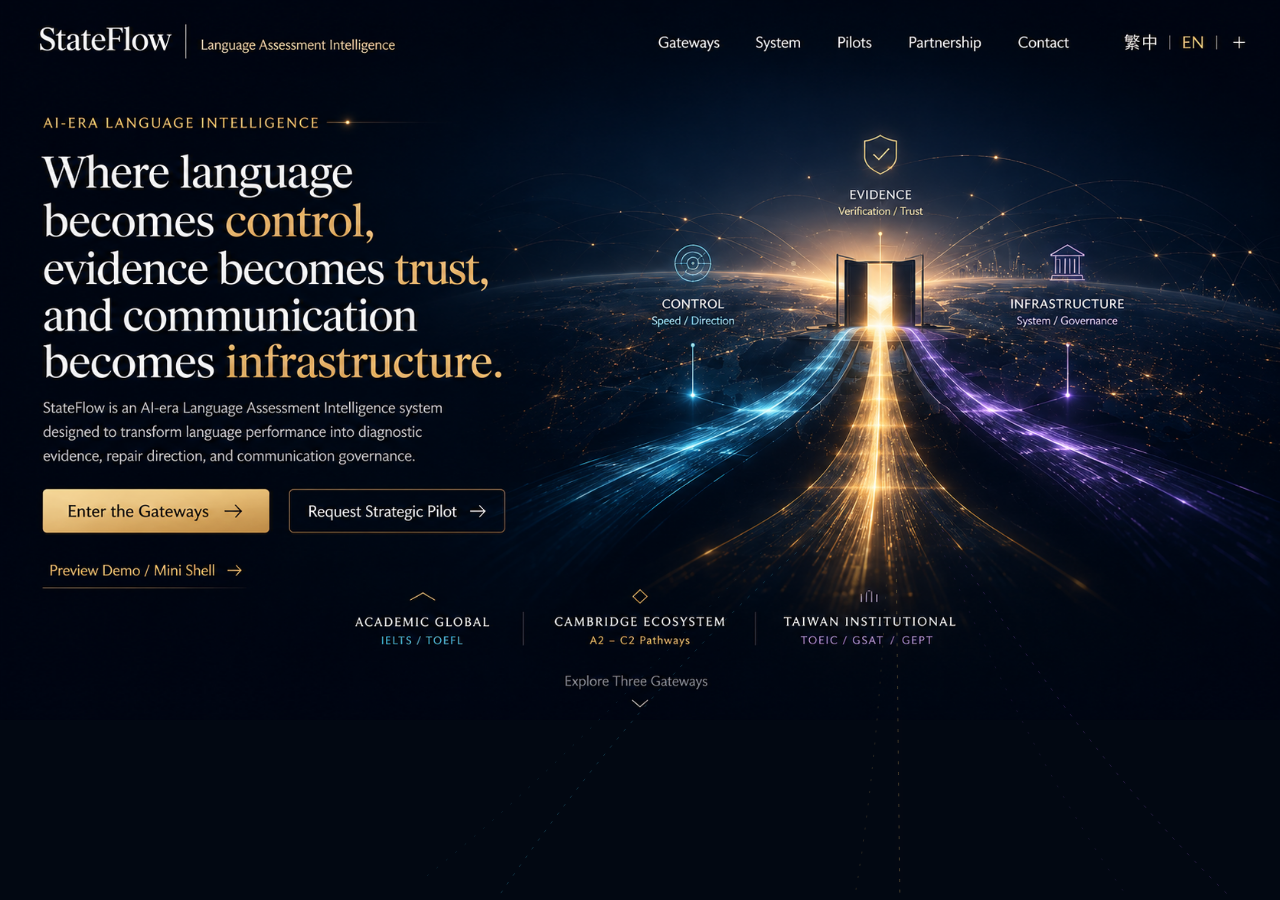
<file: index.html>
<!doctype html>
<html lang="en" data-page="page01_international_gateway" data-visual-lock="page01_v0.7_dynamic_flow">
<head>
  <meta charset="utf-8" />
  <meta name="viewport" content="width=device-width, initial-scale=1" />
  <title>StateFlow International Gateway</title>
  <meta name="description" content="StateFlow International Gateway - AI-era Language Assessment Intelligence." />
  <meta name="robots" content="noindex, nofollow" />
  <link rel="stylesheet" href="css/stateflow-gateway.css" />
  <link rel="stylesheet" href="css/page01-visual-lock.css" />
</head>
<body class="page01-visual-lock">
  <main class="page01-lock" aria-label="StateFlow International Gateway Page 01 visual lock">
    <picture class="page01-lock-picture" aria-hidden="true">
      <source media="(max-width: 767px)" srcset="assets/page01/page01-mobile-visual-target.png" />
      <img src="assets/page01/page01-desktop-visual-target.png" alt="" class="page01-lock-image" decoding="async" />
    </picture>

    <div class="motion-layer" aria-hidden="true">
      <svg class="flow-svg flow-svg-desktop" viewBox="0 0 100 56.28" preserveAspectRatio="none" focusable="false">
        <defs>
          <filter id="flowGlowDesktop" x="-40%" y="-40%" width="180%" height="180%">
            <feGaussianBlur stdDeviation="0.55" result="blur" />
            <feMerge>
              <feMergeNode in="blur" />
              <feMergeNode in="SourceGraphic" />
            </feMerge>
          </filter>
        </defs>
        <path class="flow-track flow-blue" d="M 39 56 C 45 49, 53 41, 63 34 C 66 32, 68 30, 69.2 27" />
        <path class="flow-track flow-blue flow-secondary" d="M 33 55 C 44 48, 54 39, 65 30 C 67 28.5, 68.6 27.8, 69.2 27" />
        <path class="flow-track flow-gold" d="M 70.3 56 C 70.2 49, 70.1 41, 70.0 34 C 70.0 31, 69.8 28.5, 69.7 26" />
        <path class="flow-track flow-gold flow-secondary" d="M 66.8 56 C 68.5 48, 69.4 38, 69.7 26" />
        <path class="flow-track flow-purple" d="M 96 56 C 87 49, 80 41, 73.5 33 C 71.6 30.5, 70.3 28.1, 69.7 26" />
        <path class="flow-track flow-purple flow-secondary" d="M 88 56 C 81 48, 76 39, 71.8 31 C 70.8 29.2, 70.0 27.5, 69.7 26" />
      </svg>

      <svg class="flow-svg flow-svg-mobile" viewBox="0 0 100 216.18" preserveAspectRatio="none" focusable="false">
        <defs>
          <filter id="flowGlowMobile" x="-40%" y="-40%" width="180%" height="180%">
            <feGaussianBlur stdDeviation="0.8" result="blur" />
            <feMerge>
              <feMergeNode in="blur" />
              <feMergeNode in="SourceGraphic" />
            </feMerge>
          </filter>
        </defs>
        <path class="flow-track flow-blue" d="M 0 164 C 18 152, 34 140, 46 128 C 52 122, 57 117, 61 111" />
        <path class="flow-track flow-blue flow-secondary" d="M 6 172 C 25 158, 42 143, 56 124 C 59 119, 61 115, 62 111" />
        <path class="flow-track flow-gold" d="M 50 190 C 54 174, 59 157, 62 138 C 64 126, 64 117, 63 109" />
        <path class="flow-track flow-gold flow-secondary" d="M 58 190 C 61 170, 63 147, 63 109" />
        <path class="flow-track flow-purple" d="M 100 166 C 83 153, 74 139, 68 126 C 65.5 120, 64 114, 63 109" />
        <path class="flow-track flow-purple flow-secondary" d="M 95 176 C 80 158, 70 139, 64 109" />
      </svg>

      <div class="gateway-pulse gateway-pulse-desktop"></div>
      <div class="gateway-pulse gateway-pulse-mobile"></div>
      <div class="flow-particle particle-a"></div>
      <div class="flow-particle particle-b"></div>
      <div class="flow-particle particle-c"></div>
    </div>


    <h1 class="sr-only">StateFlow International Gateway</h1>
    <p class="sr-only">Where language becomes control, evidence becomes trust, and communication becomes infrastructure.</p>

    <a class="hotspot logo" href="index.html" aria-label="StateFlow home"></a>
    <a class="hotspot nav-gateways" href="gateways.html" aria-label="Gateways"></a>
    <a class="hotspot nav-system" href="#" aria-label="System visual placeholder"></a>
    <a class="hotspot nav-pilots" href="#" aria-label="Pilots visual placeholder"></a>
    <a class="hotspot nav-partnership" href="#" aria-label="Partnership visual placeholder"></a>
    <a class="hotspot nav-contact" href="#" aria-label="Contact visual placeholder"></a>
    <a class="hotspot language" href="#" aria-label="Language switcher visual placeholder"></a>
    <button class="hotspot menu" type="button" aria-label="Menu visual placeholder"></button>

    <a class="hotspot cta-gateways" href="gateways.html" aria-label="Enter the Gateways"></a>
    <a class="hotspot cta-pilot" href="#" aria-label="Request Strategic Pilot visual placeholder"></a>
    <a class="hotspot cta-demo" href="#" aria-label="Preview Demo / Mini Shell visual placeholder"></a>

    <a class="hotspot gateway-academic" href="gateways.html#academic-global" aria-label="Academic Global gateway"></a>
    <a class="hotspot gateway-cambridge" href="gateways.html#cambridge-ecosystem" aria-label="Cambridge Ecosystem gateway"></a>
    <a class="hotspot gateway-taiwan" href="gateways.html#taiwan-institutional" aria-label="Taiwan Institutional gateway"></a>
  </main>
</body>
</html>
</file>
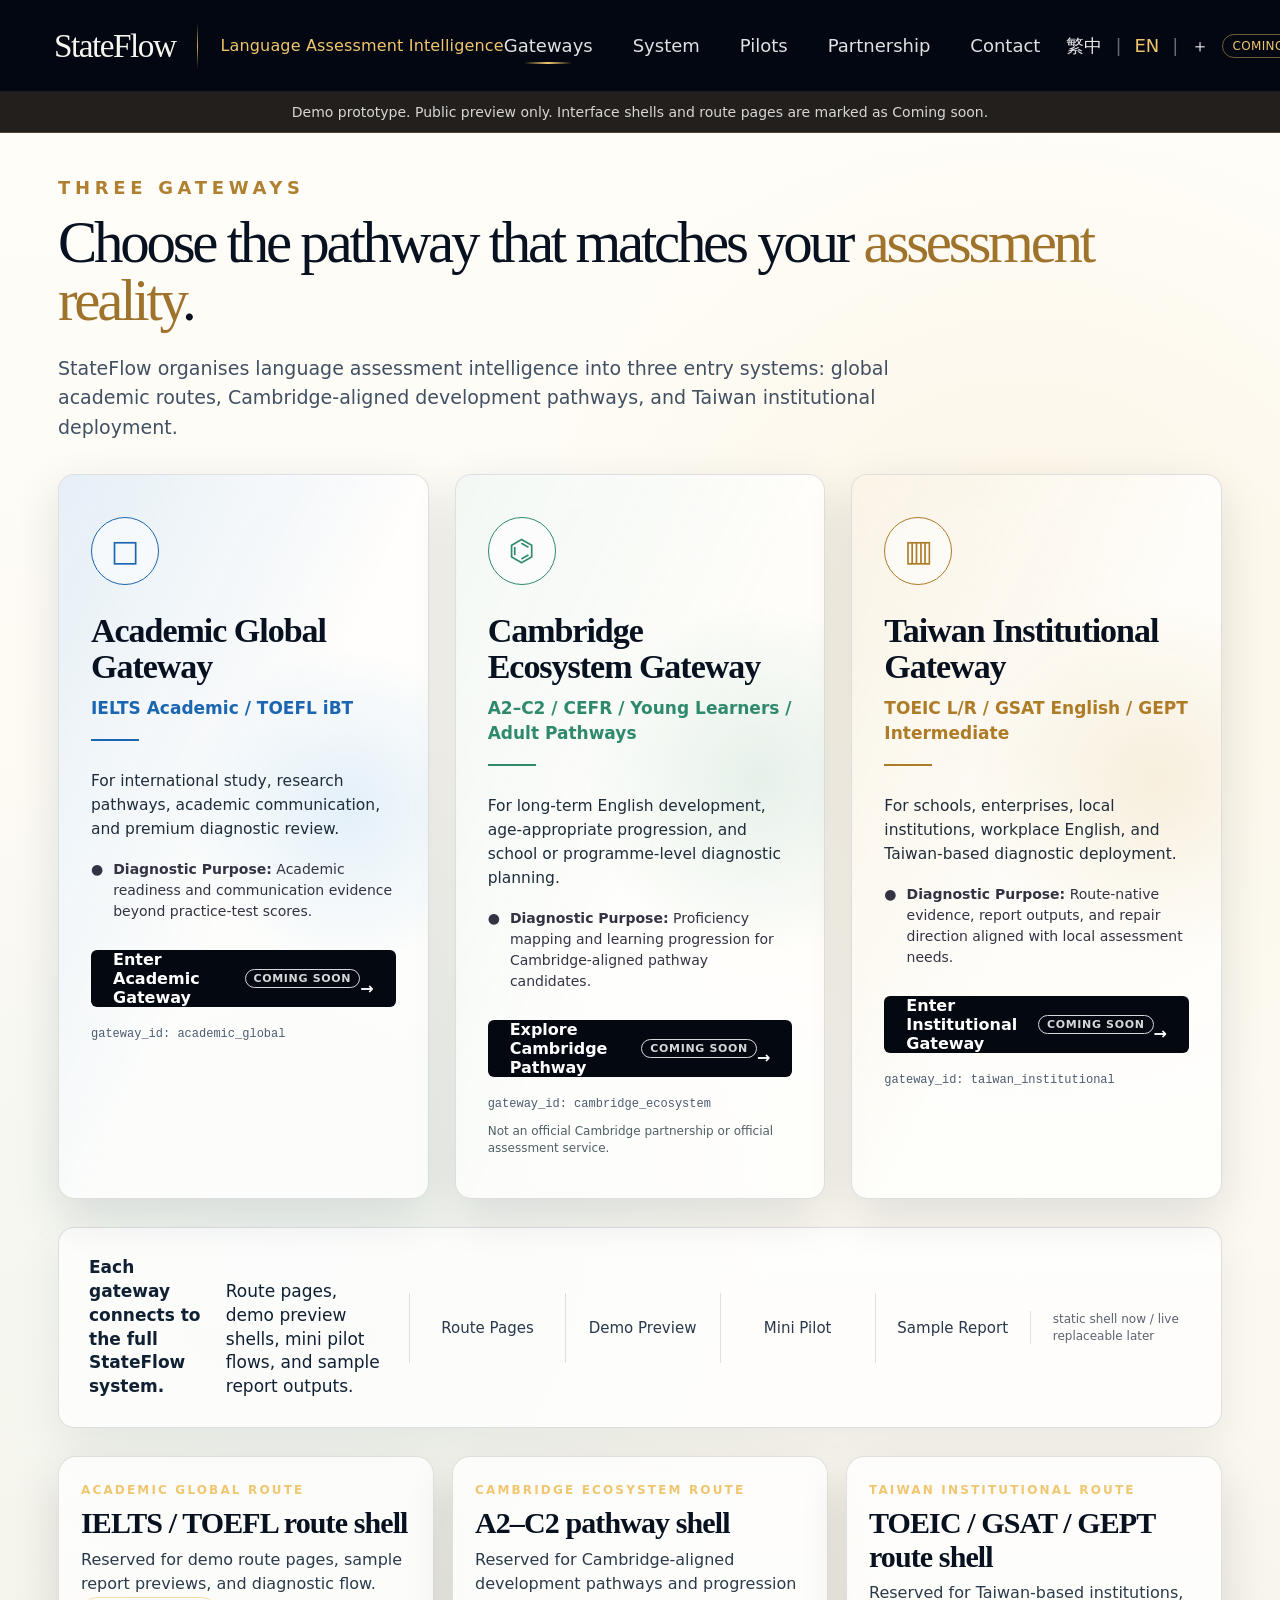
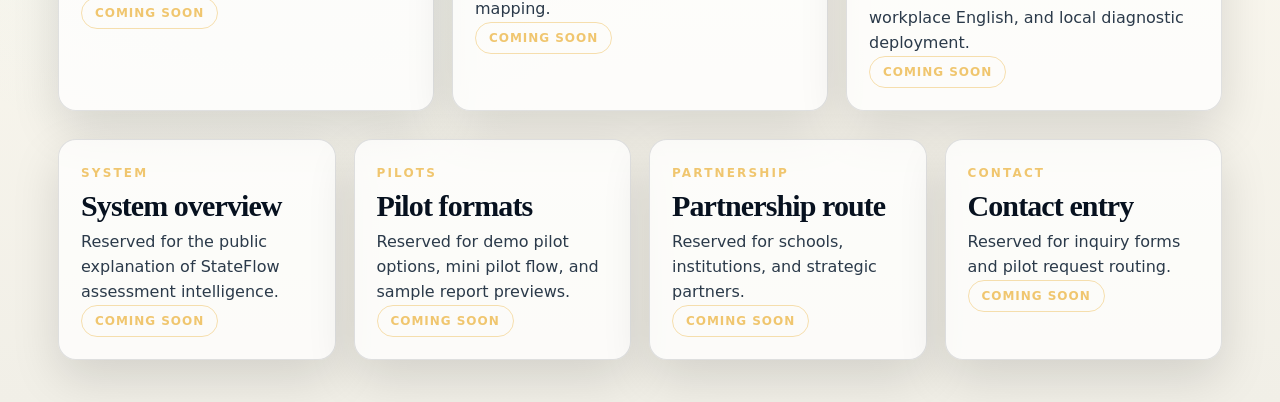
<file: gateways.html>
<!doctype html>
<html lang="en" data-page="page02_three_gateways">
<head>
  <meta charset="utf-8" />
  <meta name="viewport" content="width=device-width, initial-scale=1" />
  <title>StateFlow Three Main Gateways</title>
  <meta name="description" content="Choose the pathway that matches your assessment reality. Demo prototype only." />
  <meta name="robots" content="noindex, nofollow" />
  <link rel="stylesheet" href="css/stateflow-gateway.css" />
</head>
<body>
  <header class="sf-header" data-component="global_header">
    <a class="sf-logo-wrap" href="index.html" aria-label="StateFlow Home">
      <span class="sf-logo">StateFlow</span>
      <span class="sf-logo-rule" aria-hidden="true"></span>
      <span class="sf-subtitle">Language Assessment Intelligence</span>
    </a>
    <div class="sf-header-right">
      <nav class="sf-nav" aria-label="Primary navigation">
        <a class="active" href="gateways.html">Gateways</a>
        <a href="#system" data-status="coming-soon">System</a>
        <a href="#pilots" data-status="coming-soon">Pilots</a>
        <a href="#partnership" data-status="coming-soon">Partnership</a>
        <a href="#contact" data-status="coming-soon">Contact</a>
      </nav>
      <div class="sf-language-switcher" id="language-switcher" data-lang-current="en" data-lang-options="zh-TW,en,ja,ko,es,fr,de,id,th,vi,ar" aria-label="Language switcher">
        <span>繁中</span><span class="divider">|</span><span class="active">EN</span><span class="divider">|</span><span>＋</span><span class="coming-soon">Coming soon</span>
      </div>
      <button class="sf-menu-button" data-menu-button aria-label="Open menu" aria-expanded="false"><span></span><span></span><span></span></button>
    </div>
    <nav class="sf-mobile-nav" data-mobile-nav data-open="false" aria-label="Mobile navigation">
      <a href="gateways.html">Gateways</a>
      <a href="#system" data-status="coming-soon">System <span>Coming soon</span></a>
      <a href="#pilots" data-status="coming-soon">Pilots <span>Coming soon</span></a>
      <a href="#partnership" data-status="coming-soon">Partnership <span>Coming soon</span></a>
      <a href="#contact" data-status="coming-soon">Contact <span>Coming soon</span></a>
    </nav>
  </header>

  <div class="sf-demo-ribbon" role="note">Demo prototype. Public preview only. Interface shells and route pages are marked as Coming soon.</div>

  <main class="sf-gateways-page" data-route="three_main_gateways" data-visual-mode="hybrid_gateway_interface">
    <section class="sf-gateways-wrap" id="three-main-gateways">
      <div class="sf-section-eyebrow">Three Gateways</div>
      <h1 class="sf-section-title">Choose the pathway that matches your <span class="gold">assessment reality</span>.</h1>
      <p class="sf-section-subtitle">StateFlow organises language assessment intelligence into three entry systems: global academic routes, Cambridge-aligned development pathways, and Taiwan institutional deployment.</p>

      <div class="sf-gateway-card-grid" data-component="gateway_selector">
        <article class="sf-entry-card sf-academic" id="academic-global" data-gateway-id="academic_global" data-slot-type="gateway_entry">
          <div class="sf-card-icon" aria-hidden="true">□</div>
          <h2>Academic Global Gateway</h2>
          <p class="sf-card-routes">IELTS Academic / TOEFL iBT</p>
          <div class="sf-card-rule" aria-hidden="true"></div>
          <p class="sf-card-copy">For international study, research pathways, academic communication, and premium diagnostic review.</p>
          <p class="sf-purpose"><span>●</span><span><strong>Diagnostic Purpose:</strong> Academic readiness and communication evidence beyond practice-test scores.</span></p>
          <a class="sf-card-cta" href="#academic-global-route" data-route-id="ielts_academic,toefl_ibt_2026" data-status="coming-soon">Enter Academic Gateway <span class="sf-inline-status">Coming soon</span>&nbsp; →</a>
          <span class="sf-tech-label">gateway_id: academic_global</span>
        </article>

        <article class="sf-entry-card sf-cambridge" id="cambridge-ecosystem" data-gateway-id="cambridge_ecosystem" data-slot-type="gateway_entry">
          <div class="sf-card-icon" aria-hidden="true">⌬</div>
          <h2>Cambridge Ecosystem Gateway</h2>
          <p class="sf-card-routes">A2–C2 / CEFR / Young Learners / Adult Pathways</p>
          <div class="sf-card-rule" aria-hidden="true"></div>
          <p class="sf-card-copy">For long-term English development, age-appropriate progression, and school or programme-level diagnostic planning.</p>
          <p class="sf-purpose"><span>●</span><span><strong>Diagnostic Purpose:</strong> Proficiency mapping and learning progression for Cambridge-aligned pathway candidates.</span></p>
          <a class="sf-card-cta" href="#cambridge-pathway" data-route-id="cambridge_ecosystem" data-status="coming-soon">Explore Cambridge Pathway <span class="sf-inline-status">Coming soon</span>&nbsp; →</a>
          <span class="sf-tech-label">gateway_id: cambridge_ecosystem</span>
          <p class="sf-disclaimer">Not an official Cambridge partnership or official assessment service.</p>
        </article>

        <article class="sf-entry-card sf-taiwan" id="taiwan-institutional" data-gateway-id="taiwan_institutional" data-slot-type="gateway_entry">
          <div class="sf-card-icon" aria-hidden="true">▥</div>
          <h2>Taiwan Institutional Gateway</h2>
          <p class="sf-card-routes">TOEIC L/R / GSAT English / GEPT Intermediate</p>
          <div class="sf-card-rule" aria-hidden="true"></div>
          <p class="sf-card-copy">For schools, enterprises, local institutions, workplace English, and Taiwan-based diagnostic deployment.</p>
          <p class="sf-purpose"><span>●</span><span><strong>Diagnostic Purpose:</strong> Route-native evidence, report outputs, and repair direction aligned with local assessment needs.</span></p>
          <a class="sf-card-cta" href="#institutional-route" data-route-id="toeic_lr,gsat_english,gept_intermediate" data-status="coming-soon">Enter Institutional Gateway <span class="sf-inline-status">Coming soon</span>&nbsp; →</a>
          <span class="sf-tech-label">gateway_id: taiwan_institutional</span>
        </article>
      </div>

      <aside class="sf-interface-strip" data-component="interface_slot_hint" data-interface-status="static_shell_now_live_replaceable_later">
        <div class="sf-strip-intro"><strong>Each gateway connects to the full StateFlow system.</strong><br />Route pages, demo preview shells, mini pilot flows, and sample report outputs.</div>
        <div class="sf-strip-item" data-slot-type="route_pages">Route Pages</div>
        <div class="sf-strip-item" data-slot-type="demo_preview">Demo Preview</div>
        <div class="sf-strip-item" data-slot-type="mini_pilot_preview">Mini Pilot</div>
        <div class="sf-strip-item" data-slot-type="sample_report_preview">Sample Report</div>
        <div class="sf-strip-status">static shell now / live replaceable later</div>
      </aside>

      <section class="sf-route-shell-grid" aria-label="Reserved gateway route shells">
        <article id="academic-global-route" data-gateway-id="academic_global" data-slot-type="route_pages" data-status="coming-soon">
          <span class="sf-panel-label">Academic Global Route</span>
          <h2>IELTS / TOEFL route shell</h2>
          <p>Reserved for demo route pages, sample report previews, and diagnostic flow.</p>
          <span class="sf-panel-status">Coming soon</span>
        </article>
        <article id="cambridge-pathway" data-gateway-id="cambridge_ecosystem" data-slot-type="route_pages" data-status="coming-soon">
          <span class="sf-panel-label">Cambridge Ecosystem Route</span>
          <h2>A2–C2 pathway shell</h2>
          <p>Reserved for Cambridge-aligned development pathways and progression mapping.</p>
          <span class="sf-panel-status">Coming soon</span>
        </article>
        <article id="institutional-route" data-gateway-id="taiwan_institutional" data-slot-type="route_pages" data-status="coming-soon">
          <span class="sf-panel-label">Taiwan Institutional Route</span>
          <h2>TOEIC / GSAT / GEPT route shell</h2>
          <p>Reserved for Taiwan-based institutions, workplace English, and local diagnostic deployment.</p>
          <span class="sf-panel-status">Coming soon</span>
        </article>
      </section>

      <section class="sf-coming-soon-grid" aria-label="Reserved demo sections">
        <article id="system" data-slot-type="system_overview" data-status="coming-soon">
          <span class="sf-panel-label">System</span>
          <h2>System overview</h2>
          <p>Reserved for the public explanation of StateFlow assessment intelligence.</p>
          <span class="sf-panel-status">Coming soon</span>
        </article>
        <article id="pilots" data-slot-type="pilot_preview" data-status="coming-soon">
          <span class="sf-panel-label">Pilots</span>
          <h2>Pilot formats</h2>
          <p>Reserved for demo pilot options, mini pilot flow, and sample report previews.</p>
          <span class="sf-panel-status">Coming soon</span>
        </article>
        <article id="partnership" data-slot-type="partnership_preview" data-status="coming-soon">
          <span class="sf-panel-label">Partnership</span>
          <h2>Partnership route</h2>
          <p>Reserved for schools, institutions, and strategic partners.</p>
          <span class="sf-panel-status">Coming soon</span>
        </article>
        <article id="contact" data-slot-type="contact_preview" data-status="coming-soon">
          <span class="sf-panel-label">Contact</span>
          <h2>Contact entry</h2>
          <p>Reserved for inquiry forms and pilot request routing.</p>
          <span class="sf-panel-status">Coming soon</span>
        </article>
      </section>

    </section>
  </main>
  <script src="js/navigation.js"></script>
</body>
</html>
</file>
<file: css/stateflow-gateway.css>
/*
StateFlow International Gateway CSS v0.2
Scope: Page 01 International Gateway + Page 02 Three Main Gateways
Audience: Dean static prototype production
Status: Visual-first static shell. Not API contract. Not production backend spec.
Rule: Dean prototype and Guanglian engineering implementation must use the same layout logic, component IDs, gateway IDs, slot positions, language-switching position, and responsive hierarchy.
*/

:root {
  --sf-navy-950: #040811;
  --sf-navy-900: #07111f;
  --sf-navy-850: #0a1526;
  --sf-navy-800: #0e1a2b;
  --sf-ivory-50: #fbf8ef;
  --sf-ivory-100: #f4eee1;
  --sf-mist-100: #eef2f4;
  --sf-graphite-700: #26303a;
  --sf-graphite-500: #5d6670;
  --sf-gold-500: #d5a84e;
  --sf-gold-400: #f0c66f;
  --sf-cyan-500: #5cc7e6;
  --sf-cyan-300: #9deaff;
  --sf-green-500: #5aa88b;
  --sf-purple-500: #a879d5;
  --sf-blue-700: #102f59;
  --sf-border-dark: rgba(255,255,255,.14);
  --sf-border-light: rgba(10,21,38,.13);
  --sf-shadow-strong: 0 30px 80px rgba(0,0,0,.32);
  --sf-shadow-card: 0 16px 45px rgba(9, 23, 39, .12);
  --sf-serif: Georgia, 'Times New Roman', serif;
  --sf-sans: Inter, ui-sans-serif, system-ui, -apple-system, BlinkMacSystemFont, 'Segoe UI', sans-serif;
  --sf-mono: 'SFMono-Regular', Consolas, 'Liberation Mono', monospace;
  --sf-radius-xl: 24px;
  --sf-radius-lg: 18px;
  --sf-radius-md: 12px;
  --sf-page-max: 1780px;
}

* { box-sizing: border-box; }
html { scroll-behavior: smooth; }
body {
  margin: 0;
  font-family: var(--sf-sans);
  color: #f7f5ef;
  background: var(--sf-navy-950);
}
a { color: inherit; text-decoration: none; }
button, a { -webkit-tap-highlight-color: transparent; }

.sf-header {
  position: sticky;
  top: 0;
  z-index: 20;
  display: flex;
  align-items: center;
  justify-content: space-between;
  min-height: 92px;
  padding: 0 54px;
  background: rgba(4, 8, 17, .94);
  border-bottom: 1px solid rgba(255,255,255,.08);
  backdrop-filter: blur(18px);
}
.sf-logo-wrap {
  display: flex;
  align-items: center;
  gap: 22px;
}
.sf-logo {
  font-family: var(--sf-serif);
  font-size: clamp(32px, 2.6vw, 48px);
  letter-spacing: -0.045em;
  line-height: 1;
}
.sf-logo-rule {
  width: 1px;
  height: 46px;
  background: linear-gradient(180deg, transparent, rgba(240,198,111,.85), transparent);
}
.sf-subtitle {
  font-size: 16px;
  color: var(--sf-gold-400);
  letter-spacing: .01em;
  white-space: nowrap;
}
.sf-nav {
  display: flex;
  align-items: center;
  gap: 40px;
  color: rgba(255,255,255,.88);
  font-size: 18px;
}
.sf-nav a {
  position: relative;
  padding: 10px 0;
}
.sf-nav a.active::after {
  content: '';
  position: absolute;
  left: 50%;
  transform: translateX(-50%);
  bottom: 2px;
  width: 48px;
  height: 2px;
  background: linear-gradient(90deg, transparent, var(--sf-gold-400), transparent);
}
.sf-language-switcher {
  display: flex;
  align-items: center;
  gap: 13px;
  color: rgba(255,255,255,.9);
  font-size: 18px;
  white-space: nowrap;
}
.sf-language-switcher .active { color: var(--sf-gold-400); }
.sf-language-switcher .divider { color: rgba(255,255,255,.4); }
.sf-menu-button {
  display: none;
  width: 42px;
  height: 34px;
  border: 0;
  background: transparent;
  color: #fff;
  padding: 0;
  cursor: pointer;
}
.sf-menu-button span {
  display: block;
  height: 3px;
  margin: 7px 0;
  background: rgba(255,255,255,.94);
  border-radius: 6px;
}

/* PAGE 01 DARK HERO */
.sf-home {
  min-height: calc(100vh - 92px);
  overflow: hidden;
  background:
    radial-gradient(circle at 73% 48%, rgba(240,198,111,.32) 0 3%, transparent 24%),
    radial-gradient(circle at 62% 60%, rgba(92,199,230,.25) 0 4%, transparent 26%),
    radial-gradient(circle at 91% 78%, rgba(168,121,213,.18) 0 5%, transparent 30%),
    linear-gradient(180deg, #07111f 0%, #050913 100%);
  position: relative;
}
.sf-home::before,
.sf-home::after {
  content: '';
  position: absolute;
  inset: 0;
  pointer-events: none;
}
.sf-home::before {
  background:
    repeating-linear-gradient(8deg, transparent 0 94px, rgba(255,255,255,.03) 95px 96px),
    radial-gradient(ellipse at 78% 72%, transparent 0 30%, rgba(240,198,111,.07) 31%, transparent 33%),
    radial-gradient(ellipse at 76% 72%, transparent 0 42%, rgba(92,199,230,.07) 43%, transparent 45%);
  opacity: .8;
}
.sf-home::after {
  background-image:
    radial-gradient(circle, rgba(240,198,111,.75) 0 1px, transparent 1.8px),
    radial-gradient(circle, rgba(92,199,230,.35) 0 1px, transparent 1.8px);
  background-size: 220px 180px, 260px 220px;
  background-position: 17% 42%, 84% 52%;
  opacity: .35;
}
.sf-home-content {
  position: relative;
  z-index: 2;
  width: min(100%, var(--sf-page-max));
  min-height: calc(100vh - 92px);
  margin: 0 auto;
  padding: 76px 64px 38px;
  display: grid;
  grid-template-columns: minmax(520px, .94fr) minmax(600px, 1.06fr);
  gap: 48px;
  align-items: center;
}
.sf-eyebrow {
  color: var(--sf-gold-400);
  font-size: 17px;
  font-weight: 600;
  letter-spacing: .24em;
  text-transform: uppercase;
  margin-bottom: 28px;
}
.sf-hero-title {
  margin: 0;
  font-family: var(--sf-serif);
  font-size: clamp(52px, 5.2vw, 92px);
  line-height: .98;
  letter-spacing: -.055em;
  font-weight: 500;
  color: #fbf8ef;
}
.sf-hero-title .gold { color: var(--sf-gold-400); }
.sf-hero-subtitle {
  max-width: 690px;
  margin: 28px 0 0;
  font-size: 20px;
  line-height: 1.65;
  color: rgba(255,255,255,.78);
}
.sf-cta-row {
  display: flex;
  align-items: center;
  gap: 26px;
  flex-wrap: wrap;
  margin-top: 34px;
}
.sf-btn {
  display: inline-flex;
  align-items: center;
  justify-content: center;
  min-height: 64px;
  padding: 0 36px;
  border-radius: 8px;
  font-size: 20px;
  font-weight: 600;
  letter-spacing: -.01em;
  transition: transform .2s ease, box-shadow .2s ease, border-color .2s ease;
}
.sf-btn:hover { transform: translateY(-2px); }
.sf-btn-primary {
  color: #0b1220;
  background: linear-gradient(180deg, #f6d787, #d7a74d);
  box-shadow: 0 18px 50px rgba(213,168,78,.23);
}
.sf-btn-secondary {
  color: #fff;
  border: 1px solid rgba(240,198,111,.55);
  background: rgba(6,14,28,.58);
}
.sf-text-link {
  display: inline-flex;
  align-items: center;
  gap: 12px;
  margin-top: 26px;
  color: var(--sf-gold-400);
  font-size: 19px;
  border-bottom: 1px solid rgba(240,198,111,.48);
  padding-bottom: 10px;
}
.sf-gateway-visual {
  position: relative;
  min-height: 660px;
  border-radius: 32px;
  overflow: hidden;
}
.sf-gateway-visual::before {
  content: '';
  position: absolute;
  inset: 9% 0 -4%;
  background:
    radial-gradient(ellipse at 52% 58%, rgba(240,198,111,.46) 0 4%, transparent 16%),
    radial-gradient(ellipse at 48% 76%, rgba(92,199,230,.28), transparent 42%),
    radial-gradient(ellipse at 77% 78%, rgba(168,121,213,.20), transparent 39%),
    linear-gradient(160deg, transparent 0 34%, rgba(240,198,111,.08) 35%, transparent 60%);
  filter: blur(.2px);
}
.sf-portal {
  position: absolute;
  left: 47%;
  top: 43%;
  width: 110px;
  height: 145px;
  transform: translate(-50%, -50%);
  border: 4px solid rgba(240,198,111,.9);
  border-bottom: 0;
  border-radius: 54px 54px 2px 2px;
  box-shadow: 0 0 55px rgba(240,198,111,.8), inset 0 0 30px rgba(240,198,111,.36);
}
.sf-portal::after {
  content: '';
  position: absolute;
  left: 50%;
  top: 20%;
  width: 22px;
  height: 190px;
  transform: translateX(-50%);
  background: linear-gradient(180deg, rgba(255,255,255,.9), rgba(240,198,111,.95), transparent);
  filter: blur(7px);
}
.sf-line {
  position: absolute;
  height: 6px;
  border-radius: 999px;
  transform-origin: right center;
  filter: drop-shadow(0 0 16px currentColor);
}
.sf-line.control {
  right: 49%;
  bottom: 16%;
  width: 54%;
  transform: rotate(-19deg);
  color: var(--sf-cyan-500);
  background: linear-gradient(90deg, transparent, rgba(92,199,230,.2), rgba(92,199,230,.95));
}
.sf-line.evidence {
  right: 47%;
  bottom: 8%;
  width: 55%;
  transform: rotate(-84deg);
  color: var(--sf-gold-400);
  background: linear-gradient(90deg, transparent, rgba(240,198,111,.25), rgba(240,198,111,.98));
}
.sf-line.infrastructure {
  right: 16%;
  bottom: 16%;
  width: 45%;
  transform: rotate(19deg);
  color: var(--sf-purple-500);
  background: linear-gradient(90deg, transparent, rgba(168,121,213,.22), rgba(168,121,213,.95));
}
.sf-visual-label {
  position: absolute;
  text-align: center;
  text-transform: uppercase;
  letter-spacing: .08em;
  font-weight: 700;
  font-size: 18px;
  color: rgba(255,255,255,.88);
}
.sf-visual-label small {
  display: block;
  text-transform: none;
  letter-spacing: .01em;
  font-size: 14px;
  font-weight: 500;
  margin-top: 4px;
}
.sf-visual-label.control { left: 20%; top: 48%; color: #e8fbff; }
.sf-visual-label.evidence { left: 50%; top: 23%; transform: translateX(-50%); color: #fff7dc; }
.sf-visual-label.infrastructure { right: 17%; top: 49%; color: #f1e1ff; }
.sf-gateway-hints {
  grid-column: 1 / -1;
  align-self: end;
  display: grid;
  grid-template-columns: repeat(3, 1fr);
  gap: 0;
  width: min(920px, 78%);
  margin: -20px auto 0;
  color: rgba(255,255,255,.82);
  text-align: center;
}
.sf-gateway-hint {
  padding: 0 28px;
  border-left: 1px solid rgba(255,255,255,.18);
}
.sf-gateway-hint:first-child { border-left: 0; }
.sf-gateway-hint .label {
  display: block;
  font-family: var(--sf-serif);
  letter-spacing: .2em;
  text-transform: uppercase;
  font-size: 17px;
}
.sf-gateway-hint .routes {
  display: block;
  margin-top: 10px;
  color: var(--sf-gold-400);
  font-size: 14px;
  letter-spacing: .14em;
}

/* PAGE 02 THREE GATEWAYS */
.sf-gateways-page {
  min-height: calc(100vh - 92px);
  color: var(--sf-navy-950);
  background:
    radial-gradient(circle at 80% 26%, rgba(240,198,111,.12), transparent 30%),
    radial-gradient(circle at 22% 60%, rgba(92,199,230,.08), transparent 36%),
    linear-gradient(180deg, #fffdf8 0%, var(--sf-ivory-50) 68%, #f1efe7 100%);
}
.sf-gateways-wrap {
  width: min(100%, var(--sf-page-max));
  margin: 0 auto;
  padding: 44px 58px 42px;
}
.sf-section-eyebrow {
  color: #b08031;
  font-size: 18px;
  letter-spacing: .26em;
  text-transform: uppercase;
  font-weight: 600;
  margin-bottom: 16px;
}
.sf-section-title {
  margin: 0;
  max-width: 1180px;
  font-family: var(--sf-serif);
  font-size: clamp(52px, 4.6vw, 86px);
  line-height: .98;
  letter-spacing: -.055em;
  font-weight: 500;
  color: #07111f;
}
.sf-section-title .gold { color: #9f732c; }
.sf-section-subtitle {
  max-width: 860px;
  margin: 24px 0 32px;
  font-size: 19px;
  line-height: 1.55;
  color: #405062;
}
.sf-gateway-card-grid {
  display: grid;
  grid-template-columns: repeat(3, minmax(0,1fr));
  gap: 26px;
}
.sf-entry-card {
  position: relative;
  min-height: 500px;
  padding: 42px 32px 30px;
  border-radius: 16px;
  background: rgba(255,255,255,.72);
  border: 1px solid var(--sf-border-light);
  box-shadow: var(--sf-shadow-card);
  overflow: hidden;
}
.sf-entry-card::before {
  content: '';
  position: absolute;
  inset: 0;
  z-index: 0;
  background: var(--card-visual);
  opacity: .92;
}
.sf-entry-card > * { position: relative; z-index: 1; }
.sf-card-icon {
  width: 68px;
  height: 68px;
  display: grid;
  place-items: center;
  border-radius: 50%;
  border: 1px solid currentColor;
  font-size: 30px;
  margin-bottom: 28px;
  background: rgba(255,255,255,.56);
}
.sf-entry-card h2 {
  margin: 0 0 12px;
  font-family: var(--sf-serif);
  font-size: 34px;
  line-height: 1.05;
  letter-spacing: -.03em;
  color: #07111f;
}
.sf-card-routes {
  margin: 0 0 18px;
  font-weight: 700;
  font-size: 17px;
  line-height: 1.45;
}
.sf-card-rule {
  width: 48px;
  height: 2px;
  background: currentColor;
  margin: 0 0 28px;
}
.sf-card-copy {
  margin: 0 0 18px;
  font-size: 15.5px;
  line-height: 1.55;
  color: #1f2d3b;
}
.sf-purpose {
  display: flex;
  align-items: flex-start;
  gap: 10px;
  margin: 16px 0 28px;
  color: #334;
  font-size: 14px;
  line-height: 1.5;
}
.sf-purpose span { color: currentColor; }
.sf-card-cta {
  display: inline-flex;
  align-items: center;
  justify-content: center;
  min-height: 52px;
  padding: 0 22px;
  border-radius: 6px;
  background: var(--sf-navy-950);
  color: #fff;
  font-weight: 700;
}
.sf-tech-label {
  display: block;
  margin-top: 20px;
  font-family: var(--sf-mono);
  font-size: 12px;
  color: #4c5c70;
}
.sf-disclaimer {
  font-size: 12px;
  color: #4f6065;
  margin-top: 12px;
  line-height: 1.4;
}
.sf-academic {
  color: #1b65b1;
  --card-visual: radial-gradient(circle at 78% 46%, rgba(75,157,232,.16), transparent 33%), linear-gradient(115deg, rgba(30,119,203,.12), transparent 54%);
}
.sf-cambridge {
  color: #2f896d;
  --card-visual: radial-gradient(circle at 82% 42%, rgba(90,168,139,.16), transparent 34%), linear-gradient(115deg, rgba(90,168,139,.08), transparent 54%);
}
.sf-taiwan {
  color: #ae7b27;
  --card-visual: radial-gradient(circle at 82% 42%, rgba(213,168,78,.18), transparent 35%), linear-gradient(115deg, rgba(213,168,78,.12), transparent 54%);
}
.sf-interface-strip {
  margin-top: 28px;
  border-radius: 16px;
  border: 1px solid var(--sf-border-light);
  background: rgba(255,255,255,.72);
  box-shadow: 0 15px 45px rgba(9,23,39,.07);
  display: grid;
  grid-template-columns: 1.55fr repeat(4, .75fr) .78fr;
  align-items: center;
  gap: 0;
  padding: 28px 30px;
  color: #102033;
}
.sf-strip-intro {
  display: flex;
  align-items: center;
  gap: 18px;
  font-size: 17px;
  line-height: 1.4;
  padding-right: 26px;
}
.sf-strip-item {
  border-left: 1px solid rgba(16,32,51,.13);
  text-align: center;
  min-height: 70px;
  display: grid;
  place-items: center;
  font-size: 15px;
  color: #29384b;
}
.sf-strip-status {
  font-size: 12px;
  line-height: 1.4;
  color: #5b6270;
  border-left: 1px solid rgba(16,32,51,.13);
  padding-left: 22px;
}

@media (max-width: 1100px) {
  .sf-header { padding: 0 38px; }
  .sf-nav { gap: 24px; }
  .sf-home-content { grid-template-columns: 1fr; padding-top: 56px; }
  .sf-gateway-visual { min-height: 480px; }
  .sf-gateway-card-grid { grid-template-columns: 1fr; }
  .sf-interface-strip { grid-template-columns: 1fr 1fr; row-gap: 20px; }
  .sf-strip-intro, .sf-strip-item, .sf-strip-status { border-left: 0; text-align: left; justify-content: start; }
}

@media (max-width: 760px) {
  .sf-header {
    min-height: 104px;
    padding: 20px 22px;
  }
  .sf-logo-wrap { gap: 0; display: block; }
  .sf-logo { font-size: 42px; }
  .sf-logo-rule { display: none; }
  .sf-subtitle { margin-top: 5px; font-size: 16px; }
  .sf-nav { display: none; }
  .sf-header-right { display: flex; align-items: center; gap: 18px; }
  .sf-language-switcher { font-size: 20px; gap: 10px; }
  .sf-menu-button { display: block; }
  .sf-home-content {
    min-height: auto;
    padding: 42px 24px 28px;
    display: block;
  }
  .sf-eyebrow { font-size: 16px; letter-spacing: .18em; margin-bottom: 24px; }
  .sf-hero-title { font-size: clamp(44px, 12vw, 58px); line-height: 1.05; }
  .sf-hero-subtitle { font-size: 18px; line-height: 1.45; }
  .sf-cta-row { display: grid; gap: 14px; margin-top: 28px; }
  .sf-btn { min-height: 72px; width: 100%; font-size: 22px; }
  .sf-text-link { margin-top: 22px; font-size: 20px; }
  .sf-gateway-visual { min-height: 545px; margin: 48px -24px 0; border-radius: 0; }
  .sf-portal { width: 78px; height: 105px; top: 44%; }
  .sf-visual-label { font-size: 15px; }
  .sf-visual-label small { font-size: 12px; }
  .sf-visual-label.control { left: 9%; top: 48%; }
  .sf-visual-label.evidence { top: 22%; }
  .sf-visual-label.infrastructure { right: 6%; top: 48%; }
  .sf-gateway-hints {
    width: 100%;
    grid-template-columns: 1fr;
    margin: 26px auto 0;
    gap: 18px;
  }
  .sf-gateway-hint { border-left: 0; padding: 0; }
  .sf-gateways-wrap { padding: 0 20px 26px; }
  .sf-gateways-page::before {
    content: '';
    display: block;
    height: 96px;
    margin: 0 -20px 28px;
    background: radial-gradient(circle at 50% 100%, rgba(240,198,111,.65), transparent 18%), linear-gradient(180deg, var(--sf-navy-950), #0a1526);
  }
  .sf-section-eyebrow { font-size: 16px; letter-spacing: .2em; }
  .sf-section-title { font-size: clamp(42px, 11vw, 56px); line-height: 1.03; }
  .sf-section-subtitle { font-size: 18px; }
  .sf-entry-card { min-height: auto; padding: 24px 22px 20px; }
  .sf-entry-card h2 { font-size: 30px; }
  .sf-card-routes { font-size: 16px; }
  .sf-card-copy { font-size: 15px; }
  .sf-card-icon { width: 58px; height: 58px; font-size: 25px; }
  .sf-interface-strip { grid-template-columns: 1fr; padding: 22px; gap: 16px; }
  .sf-strip-intro { padding-right: 0; }
  .sf-strip-item { min-height: auto; border-top: 1px solid rgba(16,32,51,.11); padding-top: 14px; }
  .sf-strip-status { border-left: 0; padding-left: 0; border-top: 1px solid rgba(16,32,51,.11); padding-top: 14px; }
}

/* Public demo cleanup layer v0.3
Scope: public-safe GitHub Pages demo only.
Internal docs / references / metadata are intentionally excluded from the public package.
*/
.sf-header { position: sticky; }
.sf-header-right {
  display: flex;
  align-items: center;
  gap: 26px;
}
.sf-language-switcher .coming-soon {
  display: inline-flex;
  align-items: center;
  min-height: 24px;
  padding: 0 9px;
  border: 1px solid rgba(240,198,111,.45);
  border-radius: 999px;
  color: var(--sf-gold-400);
  font-size: 12px;
  letter-spacing: .03em;
  text-transform: uppercase;
}
.sf-demo-ribbon {
  position: relative;
  z-index: 10;
  padding: 10px 24px;
  background: rgba(240,198,111,.12);
  border-bottom: 1px solid rgba(240,198,111,.22);
  color: rgba(255,255,255,.82);
  font-size: 14px;
  line-height: 1.45;
  text-align: center;
}
.sf-mobile-nav {
  display: none;
}
.sf-inline-status {
  display: inline-flex;
  align-items: center;
  margin-left: 8px;
  padding: 3px 8px;
  border: 1px solid currentColor;
  border-radius: 999px;
  font-size: 11px;
  line-height: 1;
  letter-spacing: .06em;
  text-transform: uppercase;
  opacity: .84;
  white-space: nowrap;
}
.sf-coming-soon-panel,
.sf-coming-soon-grid article,
.sf-route-shell-grid article {
  border: 1px solid rgba(240,198,111,.22);
  border-radius: 18px;
  background: rgba(255,255,255,.06);
  box-shadow: 0 18px 48px rgba(0,0,0,.13);
}
.sf-home .sf-coming-soon-panel,
.sf-home .sf-coming-soon-grid {
  position: relative;
  z-index: 2;
  width: min(calc(100% - 48px), 1180px);
  margin: 28px auto;
}
.sf-coming-soon-panel {
  display: flex;
  justify-content: space-between;
  align-items: center;
  gap: 22px;
  padding: 28px;
}
.sf-coming-soon-panel h2,
.sf-coming-soon-grid h2,
.sf-route-shell-grid h2 {
  margin: 8px 0 8px;
  font-family: var(--sf-serif);
  font-size: 30px;
  line-height: 1.12;
  letter-spacing: -.03em;
}
.sf-coming-soon-panel p,
.sf-coming-soon-grid p,
.sf-route-shell-grid p {
  margin: 0;
  max-width: 760px;
  color: rgba(255,255,255,.72);
  line-height: 1.55;
}
.sf-panel-label {
  display: inline-flex;
  align-items: center;
  color: var(--sf-gold-400);
  font-size: 12px;
  font-weight: 700;
  letter-spacing: .18em;
  text-transform: uppercase;
}
.sf-panel-status {
  display: inline-flex;
  align-items: center;
  min-height: 32px;
  padding: 0 13px;
  border: 1px solid rgba(240,198,111,.55);
  border-radius: 999px;
  color: var(--sf-gold-400);
  font-size: 12px;
  font-weight: 700;
  letter-spacing: .08em;
  text-transform: uppercase;
  white-space: nowrap;
}
.sf-coming-soon-grid,
.sf-route-shell-grid {
  display: grid;
  grid-template-columns: repeat(4, minmax(0,1fr));
  gap: 18px;
  margin-top: 28px;
}
.sf-route-shell-grid {
  grid-template-columns: repeat(3, minmax(0,1fr));
}
.sf-coming-soon-grid article,
.sf-route-shell-grid article {
  padding: 22px;
}
.sf-gateways-page .sf-coming-soon-grid article,
.sf-gateways-page .sf-route-shell-grid article,
.sf-gateways-page .sf-coming-soon-grid p,
.sf-gateways-page .sf-route-shell-grid p {
  color: #2b3a4a;
}
.sf-gateways-page .sf-coming-soon-grid article,
.sf-gateways-page .sf-route-shell-grid article {
  background: rgba(255,255,255,.74);
  border-color: rgba(10,21,38,.12);
}
.sf-gateways-page .sf-coming-soon-grid h2,
.sf-gateways-page .sf-route-shell-grid h2 {
  color: #07111f;
}

@media (max-width: 1100px) {
  .sf-coming-soon-grid,
  .sf-route-shell-grid {
    grid-template-columns: 1fr 1fr;
  }
}

@media (max-width: 760px) {
  .sf-header {
    display: grid;
    grid-template-columns: 1fr auto;
    align-items: center;
  }
  .sf-header-right { gap: 12px; }
  .sf-language-switcher {
    font-size: 13px;
    gap: 6px;
  }
  .sf-language-switcher .coming-soon {
    display: none;
  }
  .sf-menu-button[aria-expanded="true"] span:nth-child(1) {
    transform: translateY(10px) rotate(45deg);
  }
  .sf-menu-button[aria-expanded="true"] span:nth-child(2) {
    opacity: 0;
  }
  .sf-menu-button[aria-expanded="true"] span:nth-child(3) {
    transform: translateY(-10px) rotate(-45deg);
  }
  .sf-menu-button span { transition: transform .2s ease, opacity .2s ease; }
  .sf-mobile-nav {
    grid-column: 1 / -1;
    display: none;
    margin-top: 18px;
    padding: 14px;
    border: 1px solid rgba(240,198,111,.22);
    border-radius: 14px;
    background: rgba(4,8,17,.98);
  }
  .sf-mobile-nav[data-open="true"] {
    display: grid;
    gap: 8px;
  }
  .sf-mobile-nav a {
    display: flex;
    justify-content: space-between;
    align-items: center;
    min-height: 46px;
    padding: 0 12px;
    border-radius: 10px;
    background: rgba(255,255,255,.045);
    color: rgba(255,255,255,.9);
    font-size: 16px;
  }
  .sf-mobile-nav a span {
    color: var(--sf-gold-400);
    font-size: 11px;
    letter-spacing: .06em;
    text-transform: uppercase;
  }
  .sf-demo-ribbon {
    padding: 9px 20px;
    font-size: 12.5px;
  }
  .sf-home .sf-coming-soon-panel,
  .sf-home .sf-coming-soon-grid {
    width: calc(100% - 40px);
  }
  .sf-coming-soon-panel {
    display: block;
    padding: 22px;
  }
  .sf-coming-soon-panel .sf-panel-status {
    margin-top: 18px;
  }
  .sf-coming-soon-grid,
  .sf-route-shell-grid {
    grid-template-columns: 1fr;
  }
  .sf-inline-status {
    font-size: 9px;
    padding: 3px 6px;
    margin-left: 4px;
  }
}

/* Visual restoration layer v0.4
Goal: make Page 01 closer to ANN approved reference while staying public-safe.
No internal docs, metadata, visual_reference or governance files are included.
*/
html[data-page="page01_international_gateway"] body {
  background: #040811;
}

html[data-page="page01_international_gateway"] .sf-header {
  position: absolute;
  left: 0;
  right: 0;
  top: 0;
  min-height: 98px;
  padding: 0 56px;
  background: linear-gradient(180deg, rgba(4, 8, 17, .72), rgba(4, 8, 17, .08));
  border-bottom: 0;
  backdrop-filter: none;
}

html[data-page="page01_international_gateway"] .sf-logo {
  font-size: clamp(34px, 2.35vw, 46px);
}

html[data-page="page01_international_gateway"] .sf-nav {
  gap: 46px;
  font-size: 18px;
}

html[data-page="page01_international_gateway"] .sf-demo-ribbon {
  position: fixed;
  right: 24px;
  bottom: 22px;
  z-index: 60;
  width: auto;
  max-width: 360px;
  padding: 9px 14px;
  border: 1px solid rgba(240,198,111,.38);
  border-radius: 999px;
  background: rgba(4, 8, 17, .76);
  color: rgba(255,255,255,.78);
  box-shadow: 0 14px 42px rgba(0,0,0,.28);
  backdrop-filter: blur(16px);
  font-size: 12px;
  text-align: left;
}

html[data-page="page01_international_gateway"] .sf-home {
  min-height: 100vh;
  background:
    radial-gradient(circle at 70% 48%, rgba(240,198,111,.34) 0 2.5%, transparent 22%),
    radial-gradient(circle at 63% 59%, rgba(92,199,230,.24) 0 4%, transparent 28%),
    radial-gradient(circle at 88% 69%, rgba(168,121,213,.2) 0 5%, transparent 28%),
    radial-gradient(ellipse at 64% 52%, rgba(31,72,118,.36), transparent 46%),
    linear-gradient(180deg, #050a14 0%, #07111f 42%, #030711 100%);
}

html[data-page="page01_international_gateway"] .sf-home::before {
  background:
    repeating-linear-gradient(7deg, transparent 0 108px, rgba(255,255,255,.026) 109px 110px),
    radial-gradient(ellipse at 72% 54%, transparent 0 32%, rgba(240,198,111,.10) 32.5%, transparent 34%),
    radial-gradient(ellipse at 77% 56%, transparent 0 43%, rgba(92,199,230,.08) 43.5%, transparent 45%),
    radial-gradient(ellipse at 81% 57%, transparent 0 50%, rgba(168,121,213,.08) 50.5%, transparent 52%);
  opacity: .9;
}

html[data-page="page01_international_gateway"] .sf-home::after {
  background-image:
    radial-gradient(circle, rgba(240,198,111,.82) 0 1px, transparent 1.8px),
    radial-gradient(circle, rgba(92,199,230,.35) 0 1px, transparent 1.8px);
  background-size: 180px 150px, 240px 205px;
  background-position: 18% 32%, 86% 43%;
  opacity: .34;
}

html[data-page="page01_international_gateway"] .sf-home-content {
  min-height: 100vh;
  padding: 148px 58px 36px;
  grid-template-columns: minmax(500px, .82fr) minmax(760px, 1.18fr);
  gap: 14px;
  align-items: center;
}

html[data-page="page01_international_gateway"] .sf-hero-copy {
  align-self: center;
  transform: translateY(-10px);
}

html[data-page="page01_international_gateway"] .sf-eyebrow {
  display: inline-flex;
  align-items: center;
  gap: 18px;
  margin-bottom: 28px;
  font-size: 16px;
  letter-spacing: .25em;
}

html[data-page="page01_international_gateway"] .sf-eyebrow::after {
  content: '';
  width: 92px;
  height: 1px;
  background: linear-gradient(90deg, rgba(240,198,111,.9), transparent);
  box-shadow: 0 0 12px rgba(240,198,111,.8);
}

html[data-page="page01_international_gateway"] .sf-hero-title {
  max-width: 700px;
  font-size: clamp(52px, 4.45vw, 78px);
  line-height: 1.02;
  letter-spacing: -.058em;
}

html[data-page="page01_international_gateway"] .sf-hero-subtitle {
  max-width: 650px;
  margin-top: 26px;
  font-size: 19px;
  line-height: 1.62;
}

html[data-page="page01_international_gateway"] .sf-cta-row {
  margin-top: 32px;
}

html[data-page="page01_international_gateway"] .sf-btn {
  position: relative;
  min-height: 62px;
  padding: 0 34px;
  border-radius: 7px;
  font-size: 20px;
}

html[data-page="page01_international_gateway"] .sf-btn[data-status="coming-soon"] {
  padding-right: 50px;
}

html[data-page="page01_international_gateway"] .sf-btn .sf-inline-status,
html[data-page="page01_international_gateway"] .sf-text-link .sf-inline-status {
  position: absolute;
  right: 14px;
  top: -12px;
  margin: 0;
  background: rgba(4, 8, 17, .86);
  color: var(--sf-gold-400);
  border-color: rgba(240,198,111,.55);
  font-size: 9.5px;
}

html[data-page="page01_international_gateway"] .sf-text-link {
  position: relative;
  margin-top: 28px;
  font-size: 18px;
}

html[data-page="page01_international_gateway"] .sf-gateway-visual {
  min-height: 650px;
  overflow: visible;
  border-radius: 0;
  transform: translate(4%, 2%);
}

html[data-page="page01_international_gateway"] .sf-gateway-visual::before {
  inset: 2% -4% -2% -7%;
  background:
    radial-gradient(ellipse at 49% 55%, rgba(255,224,152,.84) 0 2.4%, rgba(240,198,111,.38) 3.5%, transparent 13%),
    radial-gradient(ellipse at 48% 68%, rgba(255,214,124,.30) 0 7%, transparent 25%),
    radial-gradient(ellipse at 36% 79%, rgba(92,199,230,.36), transparent 37%),
    radial-gradient(ellipse at 76% 80%, rgba(168,121,213,.30), transparent 36%),
    radial-gradient(ellipse at 52% 91%, rgba(240,198,111,.18), transparent 42%),
    linear-gradient(180deg, transparent 0 38%, rgba(7,17,31,.04) 39% 100%);
  filter: none;
}

html[data-page="page01_international_gateway"] .sf-gateway-visual::after {
  content: '';
  position: absolute;
  left: -7%;
  right: -4%;
  bottom: 4%;
  height: 62%;
  background:
    linear-gradient(104deg, transparent 0 30%, rgba(92,199,230,.0) 31%, rgba(92,199,230,.32) 56%, transparent 58%),
    linear-gradient(76deg, transparent 0 42%, rgba(240,198,111,.0) 43%, rgba(240,198,111,.45) 53%, transparent 55%),
    linear-gradient(62deg, transparent 0 47%, rgba(168,121,213,.0) 48%, rgba(168,121,213,.34) 72%, transparent 74%),
    radial-gradient(ellipse at 50% 12%, rgba(255,230,170,.22), transparent 26%);
  opacity: .86;
  filter: blur(.2px);
  clip-path: polygon(3% 100%, 42% 0, 58% 0, 99% 100%);
}

html[data-page="page01_international_gateway"] .sf-portal {
  left: 48%;
  top: 42%;
  width: 120px;
  height: 150px;
  border-width: 3px;
  box-shadow: 0 0 70px rgba(240,198,111,.82), inset 0 0 32px rgba(240,198,111,.38);
}

html[data-page="page01_international_gateway"] .sf-portal::after {
  width: 28px;
  height: 220px;
  filter: blur(8px);
}

html[data-page="page01_international_gateway"] .sf-line {
  height: 5px;
  opacity: .95;
  z-index: 2;
}

html[data-page="page01_international_gateway"] .sf-line.control {
  right: 51%;
  bottom: 18%;
  width: 56%;
  transform: rotate(-20deg);
}

html[data-page="page01_international_gateway"] .sf-line.evidence {
  right: 47.6%;
  bottom: 9%;
  width: 57%;
  transform: rotate(-86deg);
}

html[data-page="page01_international_gateway"] .sf-line.infrastructure {
  right: 15%;
  bottom: 18%;
  width: 48%;
  transform: rotate(19deg);
}

html[data-page="page01_international_gateway"] .sf-visual-label {
  z-index: 3;
  font-size: 17px;
  text-shadow: 0 0 16px rgba(0,0,0,.85);
}

html[data-page="page01_international_gateway"] .sf-visual-label.control { left: 19%; top: 48%; }
html[data-page="page01_international_gateway"] .sf-visual-label.evidence { left: 48%; top: 25%; }
html[data-page="page01_international_gateway"] .sf-visual-label.infrastructure { right: 14%; top: 49%; }

html[data-page="page01_international_gateway"] .sf-gateway-hints {
  width: min(930px, 74%);
  margin: -36px auto 0;
}

html[data-page="page01_international_gateway"] .sf-home .sf-coming-soon-panel:first-of-type {
  margin-top: 50px;
}

@media (max-width: 1320px) {
  html[data-page="page01_international_gateway"] .sf-home-content {
    grid-template-columns: minmax(460px, .9fr) minmax(620px, 1.1fr);
    padding-left: 46px;
    padding-right: 46px;
  }
  html[data-page="page01_international_gateway"] .sf-hero-title {
    font-size: clamp(48px, 4.6vw, 70px);
  }
}

@media (max-width: 1100px) {
  html[data-page="page01_international_gateway"] .sf-header {
    position: sticky;
    background: rgba(4, 8, 17, .94);
    backdrop-filter: blur(18px);
  }
  html[data-page="page01_international_gateway"] .sf-home-content {
    min-height: auto;
    grid-template-columns: 1fr;
    padding-top: 58px;
  }
  html[data-page="page01_international_gateway"] .sf-gateway-visual {
    transform: none;
  }
}

@media (max-width: 760px) {
  html[data-page="page01_international_gateway"] .sf-header {
    min-height: 96px;
    padding: 18px 20px;
  }
  html[data-page="page01_international_gateway"] .sf-demo-ribbon {
    left: 16px;
    right: 16px;
    bottom: 16px;
    max-width: none;
    border-radius: 16px;
    text-align: center;
  }
  html[data-page="page01_international_gateway"] .sf-home-content {
    padding: 42px 24px 28px;
  }
  html[data-page="page01_international_gateway"] .sf-hero-title {
    font-size: clamp(44px, 12vw, 58px);
  }
  html[data-page="page01_international_gateway"] .sf-gateway-visual {
    min-height: 470px;
    margin-top: 42px;
  }
}

/* Mobile refinement layer v0.5
Goal: reduce oversized mobile hero, remove bottom overlay, and make the phone layout easier to scan.
Public-safe package only. No internal governance files included.
*/
@media (max-width: 760px) {
  html, body {
    width: 100%;
    max-width: 100%;
    overflow-x: hidden;
  }

  html[data-page="page01_international_gateway"] .sf-header {
    min-height: 84px;
    padding: 14px 18px;
  }

  html[data-page="page01_international_gateway"] .sf-logo {
    font-size: 36px;
    line-height: .92;
  }

  html[data-page="page01_international_gateway"] .sf-subtitle {
    margin-top: 6px;
    font-size: 14px;
    line-height: 1.12;
    white-space: normal;
  }

  html[data-page="page01_international_gateway"] .sf-header-right {
    gap: 10px;
  }

  html[data-page="page01_international_gateway"] .sf-language-switcher {
    font-size: 14px;
    gap: 6px;
  }

  html[data-page="page01_international_gateway"] .sf-menu-button {
    width: 36px;
    height: 30px;
  }

  html[data-page="page01_international_gateway"] .sf-menu-button span {
    height: 2.5px;
    margin: 6px 0;
  }

  html[data-page="page01_international_gateway"] .sf-mobile-nav {
    margin-top: 12px;
  }

  html[data-page="page01_international_gateway"] .sf-demo-ribbon {
    position: static;
    display: block;
    margin: 8px 16px 0;
    max-width: none;
    padding: 8px 12px;
    border-radius: 12px;
    background: rgba(4, 8, 17, .78);
    font-size: 11.5px;
    line-height: 1.35;
    text-align: center;
    box-shadow: none;
  }

  html[data-page="page01_international_gateway"] .sf-home {
    min-height: auto;
  }

  html[data-page="page01_international_gateway"] .sf-home-content {
    padding: 32px 20px 26px;
  }

  html[data-page="page01_international_gateway"] .sf-hero-copy {
    transform: none;
  }

  html[data-page="page01_international_gateway"] .sf-eyebrow {
    margin-bottom: 20px;
    gap: 12px;
    font-size: 13px;
    line-height: 1.45;
    letter-spacing: .16em;
  }

  html[data-page="page01_international_gateway"] .sf-eyebrow::after {
    width: 58px;
  }

  html[data-page="page01_international_gateway"] .sf-hero-title {
    max-width: 100%;
    font-size: clamp(38px, 10.7vw, 46px);
    line-height: 1.04;
    letter-spacing: -.052em;
  }

  html[data-page="page01_international_gateway"] .sf-hero-subtitle {
    margin-top: 22px;
    font-size: 16px;
    line-height: 1.52;
  }

  html[data-page="page01_international_gateway"] .sf-cta-row {
    gap: 12px;
    margin-top: 24px;
  }

  html[data-page="page01_international_gateway"] .sf-btn {
    min-height: 56px;
    padding: 0 18px;
    font-size: 17px;
  }

  html[data-page="page01_international_gateway"] .sf-btn[data-status="coming-soon"] {
    padding-right: 18px;
  }

  html[data-page="page01_international_gateway"] .sf-btn .sf-inline-status,
  html[data-page="page01_international_gateway"] .sf-text-link .sf-inline-status {
    position: static;
    margin-left: 8px;
    font-size: 9px;
    background: rgba(4, 8, 17, .72);
  }

  html[data-page="page01_international_gateway"] .sf-text-link {
    margin-top: 18px;
    font-size: 16px;
  }

  html[data-page="page01_international_gateway"] .sf-gateway-visual {
    min-height: 330px;
    margin: 30px -20px 0;
    overflow: hidden;
    transform: none;
  }

  html[data-page="page01_international_gateway"] .sf-gateway-visual::before {
    inset: 2% -14% -8% -14%;
  }

  html[data-page="page01_international_gateway"] .sf-gateway-visual::after {
    left: -22%;
    right: -22%;
    bottom: 0;
    height: 58%;
    opacity: .74;
  }

  html[data-page="page01_international_gateway"] .sf-portal {
    width: 72px;
    height: 92px;
    top: 41%;
  }

  html[data-page="page01_international_gateway"] .sf-portal::after {
    width: 18px;
    height: 150px;
  }

  html[data-page="page01_international_gateway"] .sf-line {
    height: 4px;
  }

  html[data-page="page01_international_gateway"] .sf-visual-label {
    font-size: 12px;
    letter-spacing: .06em;
  }

  html[data-page="page01_international_gateway"] .sf-visual-label small {
    font-size: 10px;
  }

  html[data-page="page01_international_gateway"] .sf-visual-label.control {
    left: 8%;
    top: 48%;
  }

  html[data-page="page01_international_gateway"] .sf-visual-label.evidence {
    left: 50%;
    top: 20%;
  }

  html[data-page="page01_international_gateway"] .sf-visual-label.infrastructure {
    right: 6%;
    top: 49%;
  }

  html[data-page="page01_international_gateway"] .sf-gateway-hints {
    width: 100%;
    margin: 18px auto 0;
    gap: 14px;
  }

  html[data-page="page01_international_gateway"] .sf-gateway-hint .label {
    font-size: 14px;
    letter-spacing: .15em;
  }

  html[data-page="page01_international_gateway"] .sf-gateway-hint .routes {
    font-size: 12px;
  }

  html[data-page="page01_international_gateway"] .sf-home .sf-coming-soon-panel,
  html[data-page="page01_international_gateway"] .sf-home .sf-coming-soon-grid {
    width: calc(100% - 32px);
    margin: 20px auto;
  }
}

@media (max-width: 390px) {
  html[data-page="page01_international_gateway"] .sf-logo {
    font-size: 32px;
  }

  html[data-page="page01_international_gateway"] .sf-subtitle {
    font-size: 13px;
  }

  html[data-page="page01_international_gateway"] .sf-language-switcher {
    font-size: 13px;
  }

  html[data-page="page01_international_gateway"] .sf-hero-title {
    font-size: clamp(36px, 10.2vw, 41px);
  }
}
</file>
<file: css/page01-visual-lock.css>
/* Page 01 Visual Lock v0.6
   Scope: Page 01 only. Page 02 keeps using the existing CSS.
   The target images are the visual lock assets for desktop and mobile.
*/

html,
body.page01-visual-lock {
  margin: 0;
  min-height: 100%;
  background: #020812;
  overflow-x: hidden;
}

body.page01-visual-lock {
  font-family: Georgia, 'Times New Roman', serif;
}

.page01-lock {
  position: relative;
  width: 100%;
  min-height: 100vh;
  overflow: hidden;
  background: #020812;
}

.page01-lock-picture {
  display: block;
  width: 100%;
}

.page01-lock-image {
  display: block;
  width: 100%;
  height: auto;
  user-select: none;
  -webkit-user-drag: none;
}

.sr-only {
  position: absolute;
  width: 1px;
  height: 1px;
  padding: 0;
  margin: -1px;
  overflow: hidden;
  clip: rect(0, 0, 0, 0);
  white-space: nowrap;
  border: 0;
}

.hotspot {
  position: absolute;
  display: block;
  z-index: 3;
  background: transparent;
  border: 0;
  padding: 0;
  cursor: pointer;
  text-decoration: none;
}

.hotspot:focus-visible {
  outline: 2px solid rgba(243, 191, 95, 0.95);
  outline-offset: 4px;
  border-radius: 10px;
}

/* Desktop target image ratio: 1672 × 941 */
@media (min-width: 768px) {
  .page01-lock {
    max-width: none;
  }

  .logo { left: 3.0%; top: 3.0%; width: 27.5%; height: 6.0%; }
  .nav-gateways { left: 51.0%; top: 4.2%; width: 5.6%; height: 3.2%; }
  .nav-system { left: 58.6%; top: 4.2%; width: 4.8%; height: 3.2%; }
  .nav-pilots { left: 65.0%; top: 4.2%; width: 4.3%; height: 3.2%; }
  .nav-partnership { left: 71.0%; top: 4.2%; width: 7.6%; height: 3.2%; }
  .nav-contact { left: 80.0%; top: 4.2%; width: 5.5%; height: 3.2%; }
  .language { left: 87.3%; top: 3.9%; width: 9.6%; height: 3.6%; }
  .menu { display: none; }

  .cta-gateways { left: 3.3%; top: 68.4%; width: 17.6%; height: 6.2%; }
  .cta-pilot { left: 22.4%; top: 68.4%; width: 17.0%; height: 6.2%; }
  .cta-demo { left: 3.8%; top: 78.0%; width: 15.0%; height: 4.0%; }

  .gateway-academic { left: 27.5%; top: 85.4%; width: 13.5%; height: 7.0%; }
  .gateway-cambridge { left: 42.9%; top: 85.4%; width: 14.8%; height: 7.0%; }
  .gateway-taiwan { left: 60.0%; top: 85.4%; width: 16.0%; height: 7.0%; }
}

/* Mobile target image ratio: 853 × 1844 */
@media (max-width: 767px) {
  .page01-lock {
    min-height: 100vh;
  }

  .logo { left: 4.2%; top: 1.9%; width: 36.0%; height: 5.0%; }
  .language { left: 63.0%; top: 2.4%; width: 22.0%; height: 4.2%; }
  .menu { left: 90.0%; top: 2.15%; width: 7.0%; height: 4.6%; }

  .nav-gateways,
  .nav-system,
  .nav-pilots,
  .nav-partnership,
  .nav-contact { display: none; }

  .cta-gateways { left: 5.0%; top: 35.6%; width: 68.5%; height: 4.0%; }
  .cta-pilot { left: 5.0%; top: 40.5%; width: 68.5%; height: 4.0%; }
  .cta-demo { left: 5.0%; top: 46.2%; width: 36.0%; height: 3.2%; }

  .gateway-academic { left: 3.0%; top: 86.2%; width: 25.0%; height: 6.2%; }
  .gateway-cambridge { left: 36.0%; top: 86.2%; width: 25.0%; height: 6.2%; }
  .gateway-taiwan { left: 73.0%; top: 86.2%; width: 24.0%; height: 6.2%; }
}

/* Page 01 Dynamic Flow Test v0.7
   Principle: fixed approved visual target image + subtle animated flow layer only.
   Text, CTA, nav, and gateway labels remain stable because they are part of the locked base image.
*/

.motion-layer {
  position: absolute;
  inset: 0;
  z-index: 2;
  pointer-events: none;
  overflow: hidden;
  mix-blend-mode: screen;
}

.flow-svg {
  position: absolute;
  inset: 0;
  width: 100%;
  height: 100%;
}

.flow-track {
  fill: none;
  stroke-linecap: round;
  stroke-linejoin: round;
  stroke-dasharray: 2.2 8.5;
  stroke-dashoffset: 18;
  opacity: 0.58;
  animation: stateflow-stream 9.6s linear infinite;
  vector-effect: non-scaling-stroke;
}

.flow-secondary {
  opacity: 0.34;
  stroke-dasharray: 1.2 11;
  animation-duration: 13s;
  animation-delay: -5s;
}

.flow-blue {
  stroke: rgba(76, 215, 255, 0.88);
  stroke-width: 0.36;
  filter: url(#flowGlowDesktop);
}

.flow-gold {
  stroke: rgba(255, 204, 101, 0.9);
  stroke-width: 0.48;
  filter: url(#flowGlowDesktop);
  animation-duration: 11.5s;
}

.flow-purple {
  stroke: rgba(190, 106, 255, 0.82);
  stroke-width: 0.38;
  filter: url(#flowGlowDesktop);
  animation-duration: 12.4s;
  animation-delay: -2.5s;
}

.gateway-pulse {
  position: absolute;
  border-radius: 999px;
  background:
    radial-gradient(circle, rgba(255, 229, 152, 0.35) 0%, rgba(255, 193, 88, 0.18) 28%, rgba(255, 193, 88, 0.04) 56%, rgba(255, 193, 88, 0) 72%);
  filter: blur(7px);
  opacity: 0.42;
  animation: gateway-breathe 5.8s ease-in-out infinite;
}

.flow-particle {
  position: absolute;
  width: 5px;
  height: 5px;
  border-radius: 999px;
  background: rgba(255, 221, 144, 0.9);
  box-shadow: 0 0 12px rgba(255, 204, 101, 0.7), 0 0 22px rgba(255, 204, 101, 0.25);
  opacity: 0.42;
  animation: particle-drift 10s ease-in-out infinite;
}

.particle-a { left: 61.8%; top: 29.0%; animation-delay: -1.5s; }
.particle-b { left: 76.5%; top: 25.0%; animation-delay: -5.8s; transform: scale(0.75); }
.particle-c { left: 53.5%; top: 34.0%; animation-delay: -8.2s; transform: scale(0.6); }

@keyframes stateflow-stream {
  0% { stroke-dashoffset: 21; opacity: 0.18; }
  18% { opacity: 0.62; }
  70% { opacity: 0.54; }
  100% { stroke-dashoffset: 0; opacity: 0.18; }
}

@keyframes gateway-breathe {
  0%, 100% { transform: scale(0.96); opacity: 0.28; }
  48% { transform: scale(1.08); opacity: 0.58; }
}

@keyframes particle-drift {
  0%, 100% { opacity: 0.14; transform: translate3d(0, 0, 0) scale(0.8); }
  35% { opacity: 0.48; }
  65% { opacity: 0.28; transform: translate3d(18px, -14px, 0) scale(1.05); }
}

@media (min-width: 768px) {
  .flow-svg-mobile,
  .gateway-pulse-mobile { display: none; }

  .gateway-pulse-desktop {
    left: 63.5%;
    top: 31.0%;
    width: 9.0%;
    height: 19.0%;
  }
}

@media (max-width: 767px) {
  .flow-svg-desktop,
  .gateway-pulse-desktop { display: none; }

  .flow-blue {
    stroke-width: 0.66;
    filter: url(#flowGlowMobile);
  }

  .flow-gold {
    stroke-width: 0.82;
    filter: url(#flowGlowMobile);
  }

  .flow-purple {
    stroke-width: 0.68;
    filter: url(#flowGlowMobile);
  }

  .gateway-pulse-mobile {
    left: 43.0%;
    top: 53.5%;
    width: 26.0%;
    height: 11.5%;
    filter: blur(8px);
  }

  .particle-a { left: 49.5%; top: 55.5%; }
  .particle-b { left: 74.0%; top: 54.8%; }
  .particle-c { left: 24.0%; top: 58.2%; }
}

@media (prefers-reduced-motion: reduce) {
  .flow-track,
  .gateway-pulse,
  .flow-particle {
    animation: none;
  }

  .flow-track { opacity: 0.28; }
  .gateway-pulse { opacity: 0.24; }
  .flow-particle { display: none; }
}
</file>
